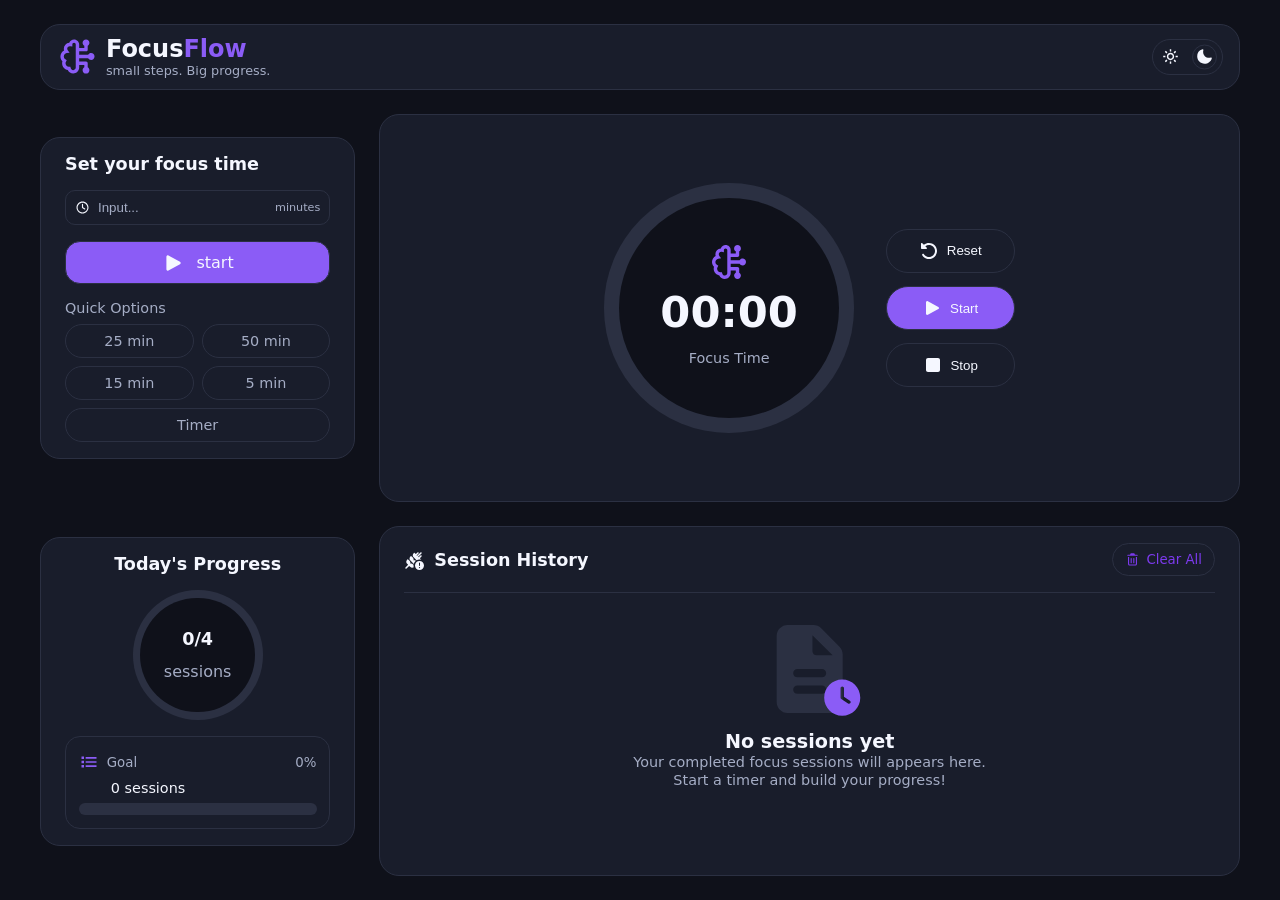
<file: Index.html>
<!doctype html>
<html lang="en">
  <head>
    <meta charset="UTF-8" />
    <meta name="viewport" content="width=device-width, initial-scale=1.0" />
    <title>FocusFlow</title>
    <link rel="stylesheet" href="Style.css" />
  </head>
  <body>
    <div class="app">
      <header class="header">
        <div class="logo-section">
          <svg
            xmlns="http://www.w3.org/2000/svg"
            width="24"
            height="24"
            fill="currentColor"
            viewBox="0 0 24 24"
          >
            <!--Boxicons v3.0.8 https://boxicons.com | License  https://docs.boxicons.com/free-->
            <path
              d="M20 10c-.74 0-1.38.4-1.72 1H13V9h4c.55 0 1-.45 1-1V5.72c.6-.35 1-.98 1-1.72 0-1.1-.9-2-2-2s-2 .9-2 2c0 .74.4 1.38 1 1.72V7h-3V5c0-1.65-1.35-3-3-3-1.3 0-2.41.83-2.83 2.01A3.51 3.51 0 0 0 4 7.5c0 .33.05.65.14.96C2.87 9.14 2 10.49 2 12c0 1.08.43 2.09 1.17 2.83-.11.38-.17.77-.17 1.17 0 1.96 1.41 3.59 3.31 3.93C6.86 21.16 8.11 22 9.5 22c1.93 0 3.5-1.57 3.5-3.5V17h3v1.28c-.6.35-1 .98-1 1.72 0 1.1.9 2 2 2s2-.9 2-2c0-.74-.4-1.38-1-1.72V16c0-.55-.45-1-1-1h-4v-2h5.28c.35.6.98 1 1.72 1 1.1 0 2-.9 2-2s-.9-2-2-2m-9 8.5c0 .83-.67 1.5-1.5 1.5-.71 0-1.33-.5-1.47-1.2l-.21-.8H7c-1.1 0-2-.9-2-2 0-.35.08-.68.25-.98l.46-.82-.78-.51C4.35 13.31 4 12.68 4 12c0-.98.72-1.82 1.68-1.97l1.69-.26-1.06-1.35c-.2-.26-.32-.59-.32-.92 0-.83.67-1.5 1.5-1.5.11 0 .21.01.31.03l1.19.17V4.99c0-.55.45-1 1-1s1 .45 1 1v13.5Z"
            ></path>
          </svg>
          <div class="logo">
            <h3>Focus<span>Flow</span></h3>
            <p>small steps. Big progress.</p>
          </div>
        </div>

        <div class="color-change">
          <svg
            xmlns="http://www.w3.org/2000/svg"
            width="24"
            height="24"
            fill="currentColor"
            viewBox="0 0 24 24"
          >
            <!--Boxicons v3.0.8 https://boxicons.com | License  https://docs.boxicons.com/free-->
            <path
              d="M12 17.01c2.76 0 5.01-2.25 5.01-5.01S14.76 6.99 12 6.99 6.99 9.24 6.99 12s2.25 5.01 5.01 5.01M12 9c1.66 0 3.01 1.35 3.01 3.01s-1.35 3.01-3.01 3.01-3.01-1.35-3.01-3.01S10.34 9 12 9m1 10h-2v3h2zm0-17h-2v3h2zM2 11h3v2H2zm17 0h3v2h-3zM4.22 18.36l.71.71.71.71 1.06-1.06 1.06-1.06-.71-.71-.71-.71-1.06 1.06zM19.78 5.64l-.71-.71-.71-.71-1.06 1.06-1.06 1.06.71.71.71.71 1.06-1.06zm-12.02.7L6.7 5.28 5.64 4.22l-.71.71-.71.71L5.28 6.7l1.06 1.06.71-.71zm8.48 11.32 1.06 1.06 1.06 1.06.71-.71.71-.71-1.06-1.06-1.06-1.06-.71.71z"
            ></path>
          </svg>
          <div class="change"></div>
          <svg
            xmlns="http://www.w3.org/2000/svg"
            width="24"
            height="24"
            fill="currentColor"
            viewBox="0 0 24 24"
          >
            <!--Boxicons v3.0.8 https://boxicons.com | License  https://docs.boxicons.com/free-->
            <path
              d="M12.2 22c4.53 0 8.45-2.91 9.76-7.24.11-.35.01-.74-.25-1s-.64-.36-1-.25c-.78.23-1.58.35-2.38.35-4.52 0-8.2-3.68-8.2-8.2 0-.8.12-1.6.35-2.38a1.002 1.002 0 0 0-1.25-1.25A10.17 10.17 0 0 0 2 11.8C2 17.42 6.58 22 12.2 22"
            ></path>
          </svg>
        </div>
      </header>

      <main class="layout">
        <div class="column column-left">
          <section class="setup">
            <h4>Set your focus time</h4>
            <div class="input">
              <div>
                <svg xmlns="http://www.w3.org/2000/svg" viewBox="0 0 640 640">
                  <!--!Font Awesome Free v7.3.1 by @fontawesome - https://fontawesome.com License - https://fontawesome.com/license/free Copyright 2026 Fonticons, Inc.-->
                  <path
                    d="M528 320C528 434.9 434.9 528 320 528C205.1 528 112 434.9 112 320C112 205.1 205.1 112 320 112C434.9 112 528 205.1 528 320zM64 320C64 461.4 178.6 576 320 576C461.4 576 576 461.4 576 320C576 178.6 461.4 64 320 64C178.6 64 64 178.6 64 320zM296 184L296 320C296 328 300 335.5 306.7 340L402.7 404C413.7 411.4 428.6 408.4 436 397.3C443.4 386.2 440.4 371.4 429.3 364L344 307.2L344 184C344 170.7 333.3 160 320 160C306.7 160 296 170.7 296 184z"
                  />
                </svg>
                <input
                  type="text"
                  name="input"
                  id="input"
                  placeholder="Input..."
                />
              </div>

              <small>minutes</small>
            </div>
            <div class="startBtn">
              <svg xmlns="http://www.w3.org/2000/svg" viewBox="0 0 640 640">
                <!--!Font Awesome Free v7.3.1 by @fontawesome - https://fontawesome.com License - https://fontawesome.com/license/free Copyright 2026 Fonticons, Inc.-->
                <path
                  d="M187.2 100.9C174.8 94.1 159.8 94.4 147.6 101.6C135.4 108.8 128 121.9 128 136L128 504C128 518.1 135.5 531.2 147.6 538.4C159.7 545.6 174.8 545.9 187.2 539.1L523.2 355.1C536 348.1 544 334.6 544 320C544 305.4 536 291.9 523.2 284.9L187.2 100.9z"
                />
              </svg>
              <p>start</p>
            </div>

            <div class="optionsTab">
              <p>Quick Options</p>
              <div class="options">
                <div class="box" value="25"><p>25 min</p></div>
                <div class="box" value="50"><p>50 min</p></div>
                <div class="box" value="15"><p>15 min</p></div>
                <div class="box" value="5"><p>5 min</p></div>
              </div>
              <div class="infinite" value="Timer"><p>Timer</p></div>
            </div>
          </section>
          <section class="progress">
            <h4>Today's Progress</h4>
            <div class="loadingProgress">
              <div class="progressBar">
                <h4 class="division">0/4</h4>
                <p>sessions</p>
              </div>
            </div>

            <div class="goalProgress">
              <div class="top">
                <div>
                  <svg
                    xmlns="http://www.w3.org/2000/svg"
                    width="24"
                    height="24"
                    fill="currentColor"
                    viewBox="0 0 24 24"
                  >
                    <!--Boxicons v3.0.8 https://boxicons.com | License  https://docs.boxicons.com/free-->
                    <path
                      d="M8 11h13v2H8zm0-5h13v2H8zm0 10h13v2H8zM3 5.5h3v3H3zm0 5h3v3H3zm0 5h3v3H3z"
                    ></path>
                  </svg>
                  <small>Goal</small>
                </div>
                <small class="percentage">0%</small>
              </div>
              <p><span class="divisionMini">0</span> sessions</p>
              <div class="loading">
                <div class="load"></div>
              </div>
            </div>
          </section>
        </div>

        <div class="column column-right">
          <section class="timer">
            <div class="timer-circle">
              <div class="timer-content">
                <svg
                  xmlns="http://www.w3.org/2000/svg"
                  width="24"
                  height="24"
                  fill="currentColor"
                  viewBox="0 0 24 24"
                >
                  <!--Boxicons v3.0.8 https://boxicons.com | License  https://docs.boxicons.com/free-->
                  <path
                    d="M20 10c-.74 0-1.38.4-1.72 1H13V9h4c.55 0 1-.45 1-1V5.72c.6-.35 1-.98 1-1.72 0-1.1-.9-2-2-2s-2 .9-2 2c0 .74.4 1.38 1 1.72V7h-3V5c0-1.65-1.35-3-3-3-1.3 0-2.41.83-2.83 2.01A3.51 3.51 0 0 0 4 7.5c0 .33.05.65.14.96C2.87 9.14 2 10.49 2 12c0 1.08.43 2.09 1.17 2.83-.11.38-.17.77-.17 1.17 0 1.96 1.41 3.59 3.31 3.93C6.86 21.16 8.11 22 9.5 22c1.93 0 3.5-1.57 3.5-3.5V17h3v1.28c-.6.35-1 .98-1 1.72 0 1.1.9 2 2 2s2-.9 2-2c0-.74-.4-1.38-1-1.72V16c0-.55-.45-1-1-1h-4v-2h5.28c.35.6.98 1 1.72 1 1.1 0 2-.9 2-2s-.9-2-2-2m-9 8.5c0 .83-.67 1.5-1.5 1.5-.71 0-1.33-.5-1.47-1.2l-.21-.8H7c-1.1 0-2-.9-2-2 0-.35.08-.68.25-.98l.46-.82-.78-.51C4.35 13.31 4 12.68 4 12c0-.98.72-1.82 1.68-1.97l1.69-.26-1.06-1.35c-.2-.26-.32-.59-.32-.92 0-.83.67-1.5 1.5-1.5.11 0 .21.01.31.03l1.19.17V4.99c0-.55.45-1 1-1s1 .45 1 1v13.5Z"
                  ></path>
                </svg>
                <h1 id="time">00:00</h1>
                <p class="timer-status">Focus Time</p>
              </div>
            </div>

            <div class="timer-controls">
              <button id="resetBtn">
                <svg xmlns="http://www.w3.org/2000/svg" viewBox="0 0 640 640">
                  <!--!Font Awesome Free v7.3.1 by @fontawesome - https://fontawesome.com License - https://fontawesome.com/license/free Copyright 2026 Fonticons, Inc.-->
                  <path
                    d="M88 256L232 256C241.7 256 250.5 250.2 254.2 241.2C257.9 232.2 255.9 221.9 249 215L202.3 168.3C277.6 109.7 386.6 115 455.8 184.2C530.8 259.2 530.8 380.7 455.8 455.7C380.8 530.7 259.3 530.7 184.3 455.7C174.1 445.5 165.3 434.4 157.9 422.7C148.4 407.8 128.6 403.4 113.7 412.9C98.8 422.4 94.4 442.2 103.9 457.1C113.7 472.7 125.4 487.5 139 501C239 601 401 601 501 501C601 401 601 239 501 139C406.8 44.7 257.3 39.3 156.7 122.8L105 71C98.1 64.2 87.8 62.1 78.8 65.8C69.8 69.5 64 78.3 64 88L64 232C64 245.3 74.7 256 88 256z"
                  />
                </svg>
                <p>Reset</p>
              </button>
              <button id="pauseBtn">
                <svg xmlns="http://www.w3.org/2000/svg" viewBox="0 0 640 640">
                  <!--!Font Awesome Free v7.3.1 by @fontawesome - https://fontawesome.com License - https://fontawesome.com/license/free Copyright 2026 Fonticons, Inc.-->
                  <path
                    d="M187.2 100.9C174.8 94.1 159.8 94.4 147.6 101.6C135.4 108.8 128 121.9 128 136L128 504C128 518.1 135.5 531.2 147.6 538.4C159.7 545.6 174.8 545.9 187.2 539.1L523.2 355.1C536 348.1 544 334.6 544 320C544 305.4 536 291.9 523.2 284.9L187.2 100.9z"
                  />
                </svg>

                <p>Start</p>
              </button>
              <button id="stopBtn">
                <svg xmlns="http://www.w3.org/2000/svg" viewBox="0 0 640 640">
                  <!--!Font Awesome Free v7.3.1 by @fontawesome - https://fontawesome.com License - https://fontawesome.com/license/free Copyright 2026 Fonticons, Inc.-->
                  <path
                    d="M160 96L480 96C515.3 96 544 124.7 544 160L544 480C544 515.3 515.3 544 480 544L160 544C124.7 544 96 515.3 96 480L96 160C96 124.7 124.7 96 160 96z"
                  />
                </svg>
                <p>Stop</p>
              </button>
            </div>
          </section>
          <section class="history">
            <div class="noSessions">
              <div class="images">
                <svg xmlns="http://www.w3.org/2000/svg" viewBox="0 0 640 640">
                  <!--!Font Awesome Free v7.3.1 by @fontawesome - https://fontawesome.com License - https://fontawesome.com/license/free Copyright 2026 Fonticons, Inc.-->
                  <path
                    d="M128 128C128 92.7 156.7 64 192 64L341.5 64C358.5 64 374.8 70.7 386.8 82.7L493.3 189.3C505.3 201.3 512 217.6 512 234.6L512 512C512 547.3 483.3 576 448 576L192 576C156.7 576 128 547.3 128 512L128 128zM336 122.5L336 216C336 229.3 346.7 240 360 240L453.5 240L336 122.5zM248 320C234.7 320 224 330.7 224 344C224 357.3 234.7 368 248 368L392 368C405.3 368 416 357.3 416 344C416 330.7 405.3 320 392 320L248 320zM248 416C234.7 416 224 426.7 224 440C224 453.3 234.7 464 248 464L392 464C405.3 464 416 453.3 416 440C416 426.7 405.3 416 392 416L248 416z"
                  />
                </svg>
                <svg xmlns="http://www.w3.org/2000/svg" viewBox="0 0 640 640">
                  <!--!Font Awesome Free v7.3.1 by @fontawesome - https://fontawesome.com License - https://fontawesome.com/license/free Copyright 2026 Fonticons, Inc.-->
                  <path
                    d="M320 64C461.4 64 576 178.6 576 320C576 461.4 461.4 576 320 576C178.6 576 64 461.4 64 320C64 178.6 178.6 64 320 64zM296 184L296 320C296 328 300 335.5 306.7 340L402.7 404C413.7 411.4 428.6 408.4 436 397.3C443.4 386.2 440.4 371.4 429.3 364L344 307.2L344 184C344 170.7 333.3 160 320 160C306.7 160 296 170.7 296 184z"
                  />
                </svg>
              </div>
              <h2>No sessions yet</h2>
              <p>Your completed focus sessions will appears here.</p>
              <p>Start a timer and build your progress!</p>
            </div>
            <div class="clearSection">
              <div>
                <svg xmlns="http://www.w3.org/2000/svg" viewBox="0 0 640 640">
                  <!--!Font Awesome Free v7.3.1 by @fontawesome - https://fontawesome.com License - https://fontawesome.com/license/free Copyright 2026 Fonticons, Inc.-->
                  <path
                    d="M496 640C416.5 640 352 575.5 352 496C352 416.5 416.5 352 496 352C575.5 352 640 416.5 640 496C640 575.5 575.5 640 496 640zM81 593C71.6 602.3 56.5 602.3 47.1 593C37.7 583.6 37.7 568.4 47.1 559.1L81 593zM111.2 298.6C117.4 294.5 125.9 295.2 131.3 300.7L177.4 346.8L183.5 353.5C203.2 377.3 209.8 408.5 202.8 437.4C234.5 429.7 269 438.4 293.4 462.7L305.4 474.7C304.6 481.7 304.2 488.9 304.2 496.1C304.2 516.1 307.2 535.4 312.9 553.5C276.1 575.3 227.9 570.5 196.3 538.8L165.6 508.3L81 593C69.7 581.7 58.4 570.3 47 559L131.7 474.3L101.2 443.8C63.7 406.3 63.7 345.5 101.2 308.1L108.6 300.7L111.1 298.6zM496 540C485 540 476 549 476 560C476 571 485 580 496 580C507 580 516 571 516 560C516 549 507 540 496 540zM496 400C487.2 400 480 407.2 480 416L480 496C480 504.8 487.2 512 496 512C504.8 512 512 504.8 512 496L512 416C512 407.2 504.8 400 496 400zM215.2 194.6C221.4 190.5 229.9 191.2 235.3 196.7L281.4 242.8L287.5 249.5C307.2 273.3 313.8 304.5 306.8 333.4C331 327.5 356.9 331.3 378.7 344.2C346.5 369.1 322.5 404 311.3 444.3C307.5 441.5 303.8 438.3 300.3 434.8L205.4 339.9C167.9 302.4 167.9 241.6 205.4 204.2L212.8 196.8L215.3 194.7zM526.7 79C536.1 69.6 551.3 69.6 560.6 79C569.4 87.8 569.9 101.7 562.3 111.1L560.6 113L446.2 227.4C453.9 228.4 461.5 230.4 468.7 233.3L527 175C536.4 165.6 551.6 165.6 561 175C569.8 183.8 570.3 197.7 562.6 207.1L560.9 208.9L508.2 261.6L547.2 300.6C550.4 303.8 551.9 308 551.9 312.2C534.2 306.8 515.4 303.9 496 303.9C461.8 303.9 429.7 312.8 401.9 328.5L309.2 235.8C271.7 198.3 271.7 137.5 309.2 100L316.6 92.6L319.1 90.5C325.3 86.4 333.8 87.1 339.2 92.6L378.2 131.6L430.9 78.9C440.3 69.5 455.5 69.5 464.9 78.9C473.7 87.7 474.2 101.6 466.5 111L465 113L406.7 171.3C409.5 178.4 411.4 185.8 412.5 193.4L526.7 79z"
                  />
                </svg>
                <h4>Session History</h4>
              </div>
              <div>
                <svg xmlns="http://www.w3.org/2000/svg" viewBox="0 0 640 640">
                  <!--!Font Awesome Free v7.3.1 by @fontawesome - https://fontawesome.com License - https://fontawesome.com/license/free Copyright 2026 Fonticons, Inc.-->
                  <path
                    d="M262.2 48C248.9 48 236.9 56.3 232.2 68.8L216 112L120 112C106.7 112 96 122.7 96 136C96 149.3 106.7 160 120 160L520 160C533.3 160 544 149.3 544 136C544 122.7 533.3 112 520 112L424 112L407.8 68.8C403.1 56.3 391.2 48 377.8 48L262.2 48zM128 208L128 512C128 547.3 156.7 576 192 576L448 576C483.3 576 512 547.3 512 512L512 208L464 208L464 512C464 520.8 456.8 528 448 528L192 528C183.2 528 176 520.8 176 512L176 208L128 208zM288 280C288 266.7 277.3 256 264 256C250.7 256 240 266.7 240 280L240 456C240 469.3 250.7 480 264 480C277.3 480 288 469.3 288 456L288 280zM400 280C400 266.7 389.3 256 376 256C362.7 256 352 266.7 352 280L352 456C352 469.3 362.7 480 376 480C389.3 480 400 469.3 400 456L400 280z"
                  />
                </svg>
                <small class="Clear">Clear All</small>
              </div>
            </div>
            <div class="display"></div>
          </section>
        </div>
      </main>
    </div>

    <script src="app.js"></script>
  </body>
</html>
</file>
<file: Style.css>
* {
  margin: 0;
  padding: 0;
  box-sizing: border-box;
}

/* Dark mode — default theme */
:root {
  --bg-primary: #0f111a;
  --bg-card: #191d2b;

  --text-primary: #f5f7ff;
  --text-primary2: #f5f7ff;
  --text-secondary: #a5adc5;
  --text-secondary2: #a5adc5;

  --primary: #8b5cf6;
  --primary-hover: #7c3aed;

  --success: #34d399;
  --border: #2b3042;
  --gap: 24px;
}

/* Light mode */
body.light-mode {
  --bg-primary: #f5f7ff;
  --bg-card: #ffffff;

  --text-primary: #18233d;
  --text-primary2: #ffffff;
  --text-secondary: #7180a2;
  --text-secondary2: #ffffff;

  --primary: #8b5cf6;
  --primary-hover: #7c3aed;

  --success: #059669;
  --border: #e0e6f2;
  --gap: 24px;
}

body {
  height: 100vh;
  padding: 24px;
  background: var(--bg-primary);
  color: var(--text-primary);
  font-family:
    system-ui,
    -apple-system,
    BlinkMacSystemFont,
    "Segoe UI",
    Roboto,
    Oxygen,
    Ubuntu,
    Cantarell,
    "Open Sans",
    "Helvetica Neue",
    sans-serif;
}

/* Page: header on top, main fills the rest */
.app {
  height: 100%;
  max-width: 1200px;
  margin-inline: auto;
  display: grid;
  grid-template-rows: auto 1fr;
  gap: var(--gap);
}

/* Main: narrow left column, wide right column */
.layout {
  display: grid;
  grid-template-columns: 1fr 3fr;
  gap: var(--gap);
  min-height: 0;
}

/* Each column stacks its two sections */
.column {
  display: grid;
  gap: var(--gap);
  min-height: 0;
}

.column-left {
  grid-template-rows: 1fr 1fr;
}

.column-right {
  grid-template-rows: 5fr 2fr; /* big timer, shorter history */
}

/* Simple border on every container */
.header,
.setup,
.progress,
.timer,
.history {
  border: 1px solid var(--border);
  background-color: var(--bg-card);
}

.header {
  display: flex;
  align-items: center;
  justify-content: space-between;
  padding: 0 1rem;
  border-radius: 20px;
  padding: clamp(0.5rem, 1.2vw, 0.65rem) 1rem;
}

.logo-section {
  display: flex;
  align-items: center;
  justify-content: flex-start;
  gap: 0.5rem;
}

.logo-section svg {
  width: clamp(40px, 3.2vw, 70px);
  height: clamp(40px, 3.2vw, 70px);
  color: var(--primary);
}

.logo-section h3 {
  color: var(--text-primary);
  font-size: clamp(1.1rem, 0.9rem + 1vw, 1.5rem);
}

.logo-section p {
  font-size: clamp(0.65rem, 0.55rem + 0.5vw, 0.8rem);
  color: var(--text-secondary);
}

.logo-section h3 span {
  color: var(--primary);
}

.color-change div {
  background-color: transparent;
  border: 1px solid var(--border);
  width: clamp(20px, 2vw, 25px);
  height: clamp(20px, 2vw, 25px);
  border-radius: 50%;
  position: absolute;
  top: 50%;
  transform: translateY(-50%);
  left: calc(clamp(20px, 2vw, 25px) + 14px);
  transition: all 0.2s ease;
}

.color-change div.active {
  left: 5px;
}

.color-change {
  display: flex;
  align-items: center;
  justify-content: flex-end;
  gap: 0.6rem;
  border: 1px solid var(--border);
  padding: 0.3rem;
  border-radius: 20px;
  position: relative;
}

.color-change svg {
  width: clamp(20px, 2vw, 25px);
  height: clamp(20px, 2vw, 25px);
  transform: scale(0.7);
}

/* SETUP */
.setup,
.progress,
.history {
  padding: 1rem 1.5rem;
  display: flex;
  align-self: center;
  flex-direction: column;
  gap: 1rem;
  border-radius: 20px;
}

.setup .input svg {
  width: 15px;
  height: 15px;
  fill: var(--text-primary);
}

.setup .input {
  display: flex;
  align-items: center;
  justify-content: space-between;
  border: 1px solid var(--border);
  padding: clamp(9px, 0.7vw, 13px);
  border-radius: 10px;
  gap: 0.5rem;
}

.setup .input div {
  display: flex;
  align-items: center;
  justify-content: flex-start;
  gap: 0.5rem;
}

.input small {
  font-size: 0.7rem;
  color: var(--text-secondary);
}

.input input {
  border: none;
  outline: none;
  background-color: transparent;
  color: var(--text-primary);
}

.input input::placeholder {
  color: var(--text-secondary);
  opacity: 1;
}

.startBtn svg {
  width: 22px;
  height: 22px;
  fill: var(--text-primary2);
}

.startBtn {
  display: flex;
  align-items: center;
  justify-content: center;
  gap: 0.8rem;
  border: 1px solid var(--border);
  padding: 0.6rem;
  border-radius: 15px;
  background-color: var(--primary);
  font-size: clamp(14px, 1vw 19px);
  cursor: pointer;
}

.optionsTab {
  display: flex;
  align-items: flex-start;
  justify-content: flex-start;
  flex-direction: column;
  width: 100%;
  gap: 0.5rem;
}

.optionsTab p {
  font-size: 0.9rem;
  color: var(--text-secondary);
}

.box,
.infinite {
  border: 1px solid var(--border);
  padding: 0.5rem 0.8rem;
  border-radius: 20px;
  display: flex;
  align-items: center;
  justify-content: center;
  width: 100%;
  transition: all 0.3s ease;
  cursor: pointer;
}

.box:hover,
.infinite:hover {
  background-color: var(--primary-hover);
  color: var(--text-secondary2);
}
.box:hover.box p,
.infinite:hover.infinite p {
  color: var(--text-secondary2);
}

.options {
  display: grid;
  grid-template-columns: 1fr 1fr;
  gap: 0.5rem;
  width: 100%;
}

.goalProgress {
  border: 1px solid var(--border);
  padding: 0.8rem;
  border-radius: 15px;
  display: flex;
  align-items: flex-start;
  justify-content: flex-start;
  flex-direction: column;
  gap: 0.4rem;
  width: 100%;
}

.goalProgress .top div {
  display: flex;
  justify-content: flex-start;
  align-items: center;
  gap: 0.5rem;
}

.goalProgress .top svg {
  color: var(--primary);
  width: 20px;
}

.goalProgress .top {
  display: flex;
  align-items: center;
  justify-content: space-between;
  width: 100%;
}

.goalProgress .top small {
  color: var(--text-secondary);
}

.goalProgress p {
  padding-left: 2rem;
  font-size: 0.9rem;
}

.goalProgress .loading {
  height: 12px;
  width: 100%;
  background-color: var(--border);
  border-radius: 10px;
  position: relative;
  overflow: hidden;
}

.goalProgress .load {
  position: absolute;
  height: 100%;
  background-color: var(--primary);
  width: 0%;
  border-radius: inherit;
}

h4 {
  font-size: clamp(0.95rem, 0.8rem + 0.4vw, 1.1rem);
}

/* TIMER SECTION */

.timer {
  display: flex;
  flex-direction: row;
  align-items: center;
  justify-content: center;
  gap: 2rem;
  padding: 2rem;
  border-radius: 20px;
  flex-wrap: wrap;
}
.timer {
  container-type: inline-size;
}

.timer-circle {
  width: clamp(200px, 40cqi, 300px);
}

/* CIRCULAR PROGRESS RING */
.timer-circle {
  width: clamp(180px, 20vw, 250px);
  aspect-ratio: 1;
  border-radius: 50%;

  background: conic-gradient(var(--primary) 0% 0%, var(--border) 0% 100%);

  display: grid;
  place-items: center;
}

/* INNER CIRCLE */
.timer-content {
  width: 88%;
  aspect-ratio: 1;
  border-radius: 50%;
  background: var(--bg-primary);

  display: flex;
  flex-direction: column;
  align-items: center;
  justify-content: center;
  gap: 0.8rem;
}

.timer-label {
  color: var(--text-secondary);
  font-size: 0.8rem;
  letter-spacing: 2px;
}

.timer-content h1 {
  font-size: 2.7rem;
  color: var(--text-primary);
}

.timer-status {
  color: var(--text-secondary);
  font-size: 0.9rem;
}

/* BUTTONS */
.timer-controls {
  display: flex;
  justify-content: center;
  gap: 0.8rem;
  flex-wrap: wrap;
  flex-direction: column;
}

.timer-controls button {
  border: 1px solid var(--border);
  border-radius: 30px;
  padding: clamp(0.5rem, 1vw, 0.7rem) clamp(1.2rem, 2.5vw, 2rem);
  background-color: var(--primary);
  cursor: pointer;
  display: flex;
  align-items: center;
  justify-content: center;
  gap: clamp(0.3rem, 0.6vw, 0.5rem);

  color: var(--text-primary);
}

.timer-controls button:nth-child(odd) {
  background: var(--bg-card);
}

.timer-controls button svg {
  fill: var(--text-primary);
  width: clamp(15px, 1.6vw, 20px);
}

.timer-controls button:hover {
  background: var(--primary-hover);
  color: var(--text-secondary2);
}

.timer-quote {
  color: var(--text-secondary);
  text-align: center;
  font-size: 0.9rem;
}

.timer-content svg {
  transform: scale(1.7);
  color: var(--primary);
}

/* RESPONSIVE */
@media (max-width: 500px) {
  .timer-circle {
    width: min(280px, 75vw);
  }

  .timer-content h1 {
    font-size: 2.3rem;
  }
}

.loadingProgress {
  width: 130px;
  aspect-ratio: 1;
  border-radius: 50%;

  background: conic-gradient(var(--primary) 0% 0%, var(--border) 0% 100%);

  display: grid;
  place-items: center;
}

.progressBar {
  width: 88%;
  aspect-ratio: 1;
  border-radius: 50%;
  background: var(--bg-primary);

  display: flex;
  flex-direction: column;
  align-items: center;
  justify-content: center;
  gap: 0.8rem;
}

.progressBar p {
  color: var(--text-secondary);
}

.progress {
  display: flex;
  align-items: center;
  justify-content: center;
  width: 100%;
}

.display .card svg {
  width: 18px;
}

.clearSection {
  display: flex;
  align-items: center;
  justify-content: space-between;
  border-bottom: 1px solid var(--border);
  padding-bottom: 1rem;
}

.clearSection small {
  color: var(--primary-hover);
}

.display .card {
  display: flex;
  align-items: center;
  justify-content: space-between;
  width: 100%;
  border-bottom: 1px solid var(--border);
  padding-bottom: 0.8rem;
}

.display .card div {
  display: flex;
  align-items: center;
  flex-direction: row;
  gap: 0.5rem;
}

.card div svg {
  fill: var(--primary);
  transform: scale(1.2);
}

.card svg:last-child {
  fill: var(--success);
}

.display {
  display: flex;
  align-items: center;
  flex-direction: column;
  width: 100%;
  gap: 0.5rem;
  height: 250px;
  overflow: auto;
}

.clearSection div:first-child svg {
  width: clamp(15px, 1.6vw, 20px);
  fill: var(--text-primary);
}

.clearSection div {
  display: flex;
  align-items: center;
  gap: clamp(10px, 0.5vw, 15px);
}

.clearSection div:nth-child(2) {
  display: flex;
  align-items: center;
  justify-content: center;
  gap: 0.4rem;
  border: 1px solid var(--border);
  padding: 0.5rem 0.75rem;
  border-radius: 20px;
  flex-shrink: 0;
  white-space: nowrap;
  cursor: pointer;
}

.clearSection div:nth-child(2) svg {
  fill: var(--primary-hover);
  width: 15px;
}

.card div:last-child svg:first-child {
  fill: var(--success);
}

.card:hover.card div:last-child svg:first-child {
  display: none;
}

.card div:last-child svg:last-child {
  display: none;
}

.card:hover.card div:last-child svg:last-child {
  display: block;
  fill: var(--primary);
}

.history {
  position: relative;
}

.noSessions {
  position: absolute;
  top: 50%;
  left: 50%;
  transform: translate(-50%, -50%);
  display: flex;
  align-items: center;
  justify-content: center;
  flex-direction: column;
  gap: 0.1rem;
  display: none;
}

.noSessions.active {
  display: flex;
}

.noSessions svg:first-child {
  width: clamp(70px, 9vw, 110px);
  fill: var(--border);
}

.noSessions svg:last-child {
  width: calc(clamp(70px, 9vw, 110px) * 0.41);
  fill: var(--primary);
  position: absolute;
  top: calc(clamp(70px, 9vw, 110px) * 0.55);
  left: calc(clamp(70px, 9vw, 110px) * 0.59);
}

.noSessions h2 {
  font-size: clamp(0.9rem, 0.6rem + 0.8vw, 1.2rem);
}

.noSessions p {
  color: var(--text-secondary);
  font-size: clamp(0.6rem, 0.4rem + 0.7vw, 0.9rem);
  text-align: center;
}

.noSessions .images {
  position: relative;
}

/* Custom scrollbar for session history */
.display {
  scrollbar-width: thin;
  scrollbar-color: var(--primary) var(--bg-card);
  overflow-x: hidden;
}

/* Chrome, Edge, Safari */
.display::-webkit-scrollbar {
  width: 6px;
}

.display::-webkit-scrollbar-track {
  background: var(--bg-card);
  border-radius: 10px;
}

.display::-webkit-scrollbar-thumb {
  background: var(--primary);
  border-radius: 10px;
}

.display::-webkit-scrollbar-thumb:hover {
  background: var(--primary-hover);
}

/* LIGHT MODE — Start button */
body.light-mode .startBtn {
  color: #ffffff;
  background-color: var(--primary);
}

body.light-mode .startBtn p,
body.light-mode .startBtn svg {
  color: #ffffff;
  fill: #ffffff;
}

/* LIGHT MODE — Timer controls */
body.light-mode .timer-controls button {
  color: var(--text-primary);
}

/* Reset and Stop: light background, dark text */
body.light-mode .timer-controls button:nth-child(odd) {
  background-color: #ffffff;
  color: var(--text-primary);
}

body.light-mode .timer-controls button:nth-child(odd) svg {
  fill: var(--text-primary);
}

/* Pause: purple background, white text */
body.light-mode .timer-controls button:nth-child(even) {
  background-color: var(--primary);
  color: #ffffff;
}

body.light-mode .timer-controls button:nth-child(even) svg {
  fill: #ffffff;
}

/* Hover effect */
body.light-mode .timer-controls button:hover,
body.light-mode .startBtn:hover {
  background-color: var(--primary-hover);
  color: #ffffff;
}

body.light-mode .timer-controls button:hover svg {
  fill: #ffffff;
}

/* Clear All button hover effect */
.clearSection div:nth-child(2) {
  transition: all 0.3s ease;
}

.clearSection div:nth-child(2):hover {
  background-color: var(--primary-hover);
  border-color: var(--primary-hover);
  color: #ffffff;
  transform: translateY(-2px);
}

.clearSection div:nth-child(2):hover small {
  color: #ffffff;
}

.clearSection div:nth-child(2):hover svg {
  fill: #ffffff;
}

@media (max-width: 900px) {
  .layout {
    grid-template-columns: 1fr 1fr;
  }

  .column {
    display: contents; /* cards now sit directly in .layout's grid */
  }

  .timer {
    order: 1;
    grid-column: 1 / -1; /* full width */
  }

  .setup {
    order: 2;
  }
  .progress {
    order: 3;
  }

  .history {
    order: 4;
    grid-column: 1 / -1;
  }
}

@media (max-width: 600px) {
  .layout {
    grid-template-columns: 1fr; /* everything stacks */
  }
  .timer-controls {
    flex-direction: row;
  }
}
</file>
